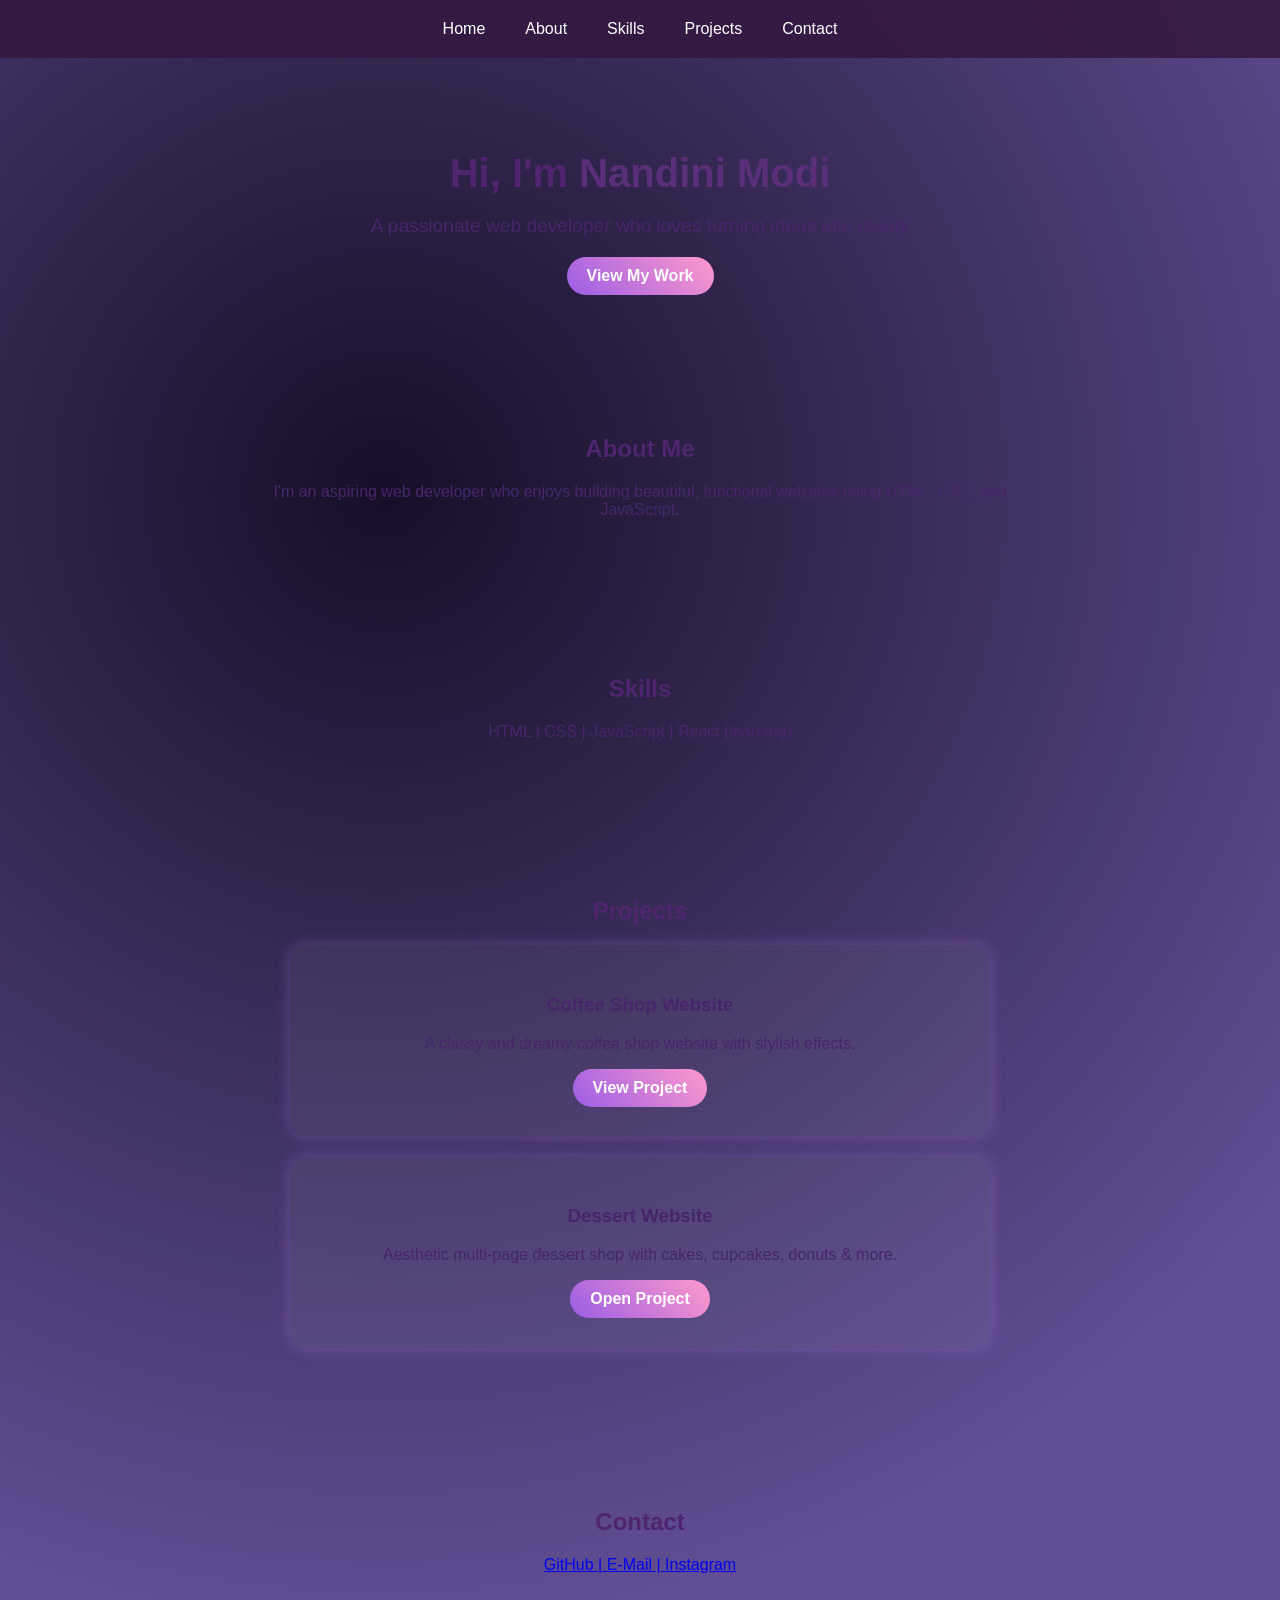
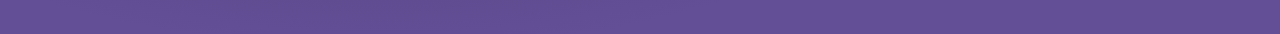
<file: Portfolio/index.html>
<!DOCTYPE html>
<html lang="en">
<head>
  <meta charset="UTF-8" />
  <meta name="viewport" content="width=device-width, initial-scale=1.0" />
  <title>Nandini Portfolio</title>
  <link rel="stylesheet" href="port.css" />
</head>
<body>

  <!-- Navigation -->
  <nav>
    <a href="#home">Home</a>
    <a href="#about">About</a>
    <a href="#skills">Skills</a>
    <a href="#projects">Projects</a>
    <a href="#contact">Contact</a>
  </nav>

  <!-- Hero Section -->
  <section id="home" class="hero">
    <div class="hero-text">
      <h2>Hi, I'm <span>Nandini Modi</span></h2>
      <p>A passionate web developer who loves turning ideas into reality</p>
      <a href="#projects" class="btn">View My Work</a>
    </div>
  </section>

  <!-- About -->
  <section id="about">
    <h2>About Me</h2>
    <p>I'm an aspiring web developer who enjoys building beautiful, functional websites using HTML, CSS, and JavaScript.</p>
  </section>

  <!-- Skills -->
  <section id="skills">
    <h2>Skills</h2>
    <p>HTML | CSS | JavaScript | React (learning)</p>
  </section>

  <!-- Projects -->
  <section id="projects">
    <h2>Projects</h2>
    <div class="project-card">
      <h3>Coffee Shop Website</h3>
      <p>A classy and dreamy coffee shop website with stylish effects.</p>
      <a href="./Coffee-Shop/coffee.html" class="project-btn">View Project</a>
    </div>

    <div class="project-card">
    <h3>Dessert Website</h3>
    <p>Aesthetic multi-page dessert shop with cakes, cupcakes, donuts & more.</p>
    <a href="Dreamy Bites/home.html" class="btn" target="_blank">Open Project</a>
    </div>

  </section>

  <!-- Contact -->
  <section id="contact">
    <h2>Contact</h2>
    <div class="contact-links">
      <a href="https://github.com/NandiniModi1701" target="_blank">
            GitHub |
        </a>
      <a href="mailto:nandinimodii17@gmail.com">
            E-Mail |
        </a>
      <a href="https://instagram.com/nandini_modi17" target="_blank">
            Instagram 
        </a>
    </div>
  </section>

  <script src="port.js"></script>
</body>
</html>
</file>
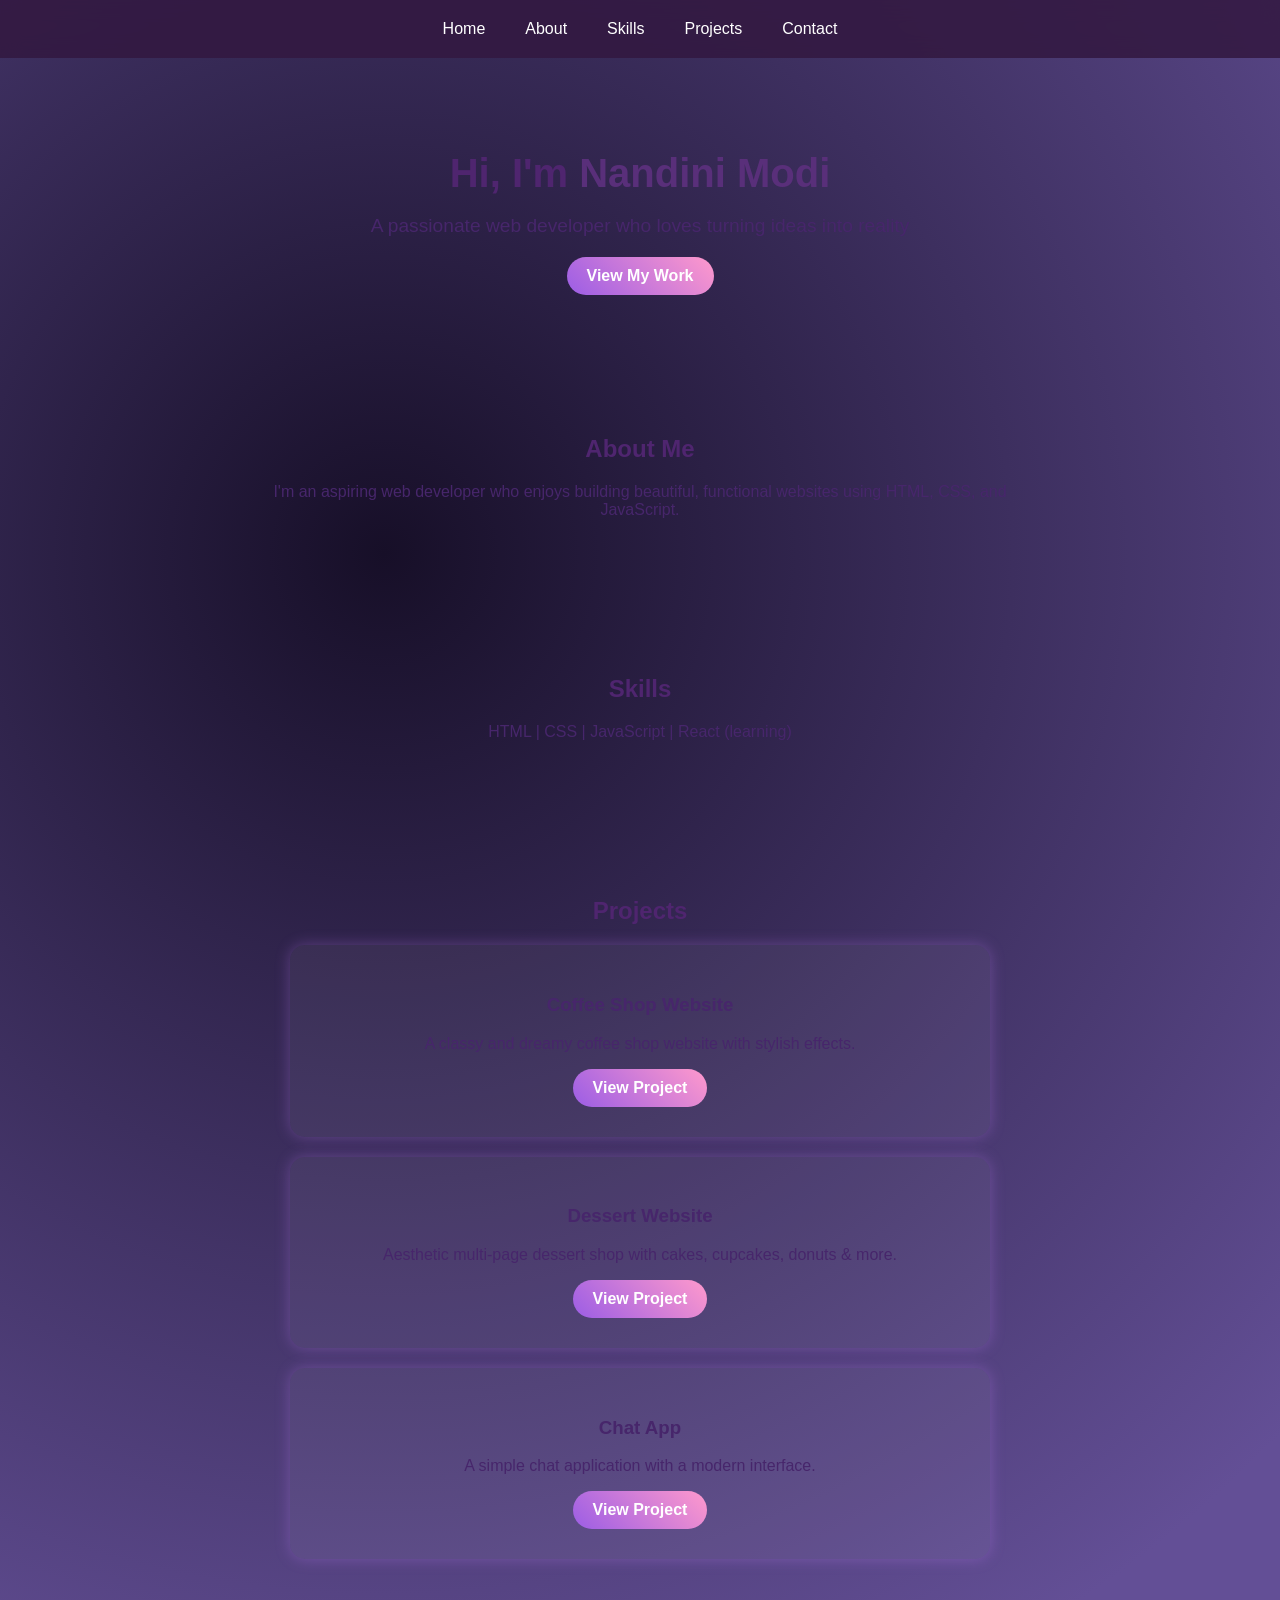
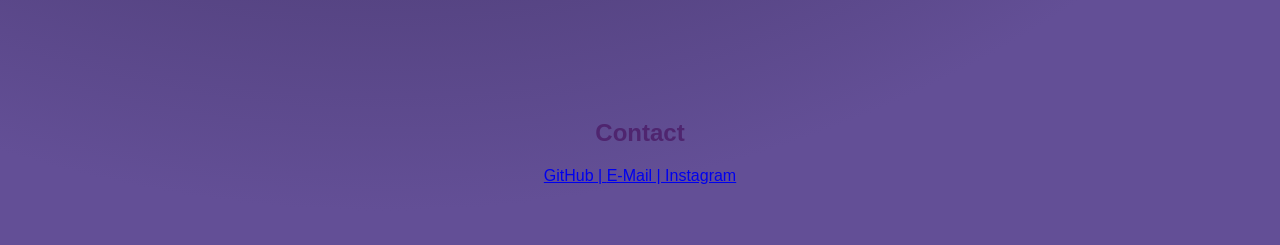
<file: Portfolio/port.html>
<!DOCTYPE html>
<html lang="en">
<head>
  <meta charset="UTF-8" />
  <meta name="viewport" content="width=device-width, initial-scale=1.0" />
  <title>Nandini Portfolio</title>
  <link rel="stylesheet" href="port.css" />
</head>
<body>

  <!-- Navigation -->
  <nav>
    <a href="#home">Home</a>
    <a href="#about">About</a>
    <a href="#skills">Skills</a>
    <a href="#projects">Projects</a>
    <a href="#contact">Contact</a>
  </nav>

  <!-- Hero Section -->
  <section id="home" class="hero">
    <div class="hero-text">
      <h2>Hi, I'm <span>Nandini Modi</span></h2>
      <p>A passionate web developer who loves turning ideas into reality</p>
      <a href="#projects" class="btn">View My Work</a>
    </div>
  </section>

  <!-- About -->
  <section id="about">
    <h2>About Me</h2>
    <p>I'm an aspiring web developer who enjoys building beautiful, functional websites using HTML, CSS, and JavaScript.</p>
  </section>

  <!-- Skills -->
  <section id="skills">
    <h2>Skills</h2>
    <p>HTML | CSS | JavaScript | React (learning)</p>
  </section>

  <!-- Projects -->
  <section id="projects">
    <h2>Projects</h2>
    <div class="project-card">
      <h3>Coffee Shop Website</h3>
      <p>A classy and dreamy coffee shop website with stylish effects.</p>
      <a href="./Coffee-Shop/coffee.html" class="project-btn">View Project</a>
    </div>

    <div class="project-card">
    <h3>Dessert Website</h3>
    <p>Aesthetic multi-page dessert shop with cakes, cupcakes, donuts & more.</p>
    <a href="Dreamy Bites/home.html" class="btn" target="_blank">View Project</a>
    </div>

    <div class="project-card">
    <h3>Chat App</h3>
    <p>A simple chat application with a modern interface.</p>
    <a href="Chat App/home.html" class="btn" target="_blank">View Project</a>
    </div>

  </section>

  <!-- Contact -->
  <section id="contact">
    <h2>Contact</h2>
    <div class="contact-links">
      <a href="https://github.com/NandiniModi1701" target="_blank">
            GitHub |
        </a>
      <a href="mailto:nandinimodii17@gmail.com">
            E-Mail |
        </a>
      <a href="https://instagram.com/nandini_modi17" target="_blank">
            Instagram 
        </a>
    </div>
  </section>

  <script src="port.js"></script>
</body>
</html>
</file>
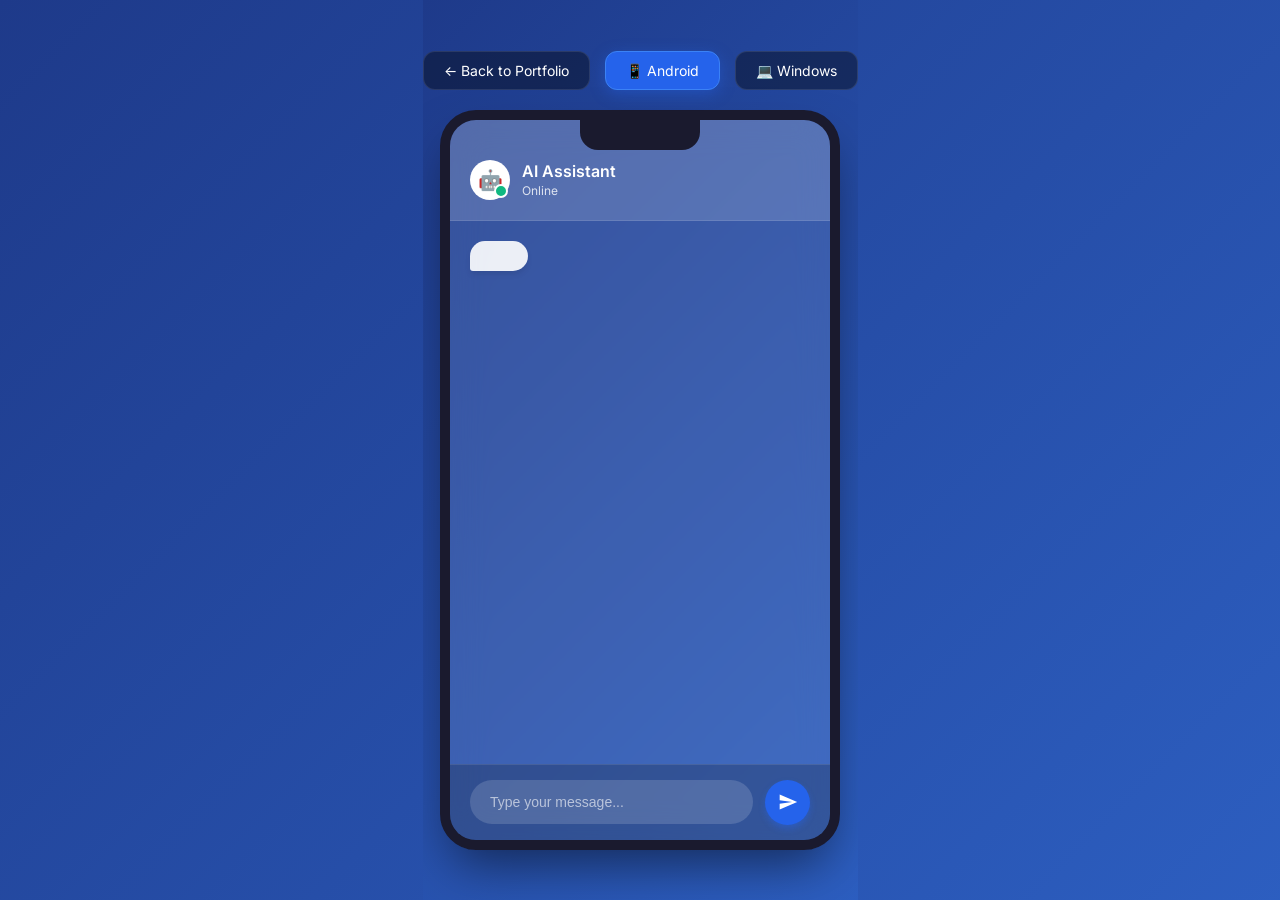
<file: Portfolio/Chat App/home.html>
<!DOCTYPE html>
<html lang="en">
<head>
<meta charset="UTF-8">
<meta name="viewport" content="width=device-width, initial-scale=1.0">
<title>Chat App</title>
<style>
@import url('https://fonts.googleapis.com/css2?family=Inter:wght@400;500;600&display=swap');

body, html {
    margin: 0;
    padding: 0;
    font-family: 'Inter', sans-serif;
    height: 100vh;
    background: linear-gradient(135deg, #1e3a8a, #3b82f6, #93c5fd);
    background-size: 400% 400%;
    animation: gradientBG 15s ease infinite;
    display: flex;
    flex-direction: column;
    justify-content: center;
    align-items: center;
    overflow: hidden;
    gap: 20px; /* Space between buttons and app */
}

@keyframes gradientBG {
    0% { background-position: 0% 50%; }
    50% { background-position: 100% 50%; }
    100% { background-position: 0% 50%; }
}

.controls {
    display: flex;
    gap: 15px;
    z-index: 50;
}

.theme-btn {
    padding: 10px 20px;
    border-radius: 12px;
    background: rgba(0,0,0,0.4);
    color: white;
    font-size: 14px;
    display: flex;
    align-items: center;
    gap: 8px;
    border: 1px solid rgba(255,255,255,0.1);
    box-shadow: none;
    cursor: pointer;
    font-family: 'Inter', sans-serif;
    transition: all 0.3s ease;
}

.theme-btn:hover {
    background: rgba(0,0,0,0.6);
}

.back-btn {
    padding: 10px 20px;
    border-radius: 12px;
    background: rgba(0,0,0,0.4);
    color: white;
    font-size: 14px;
    text-decoration: none;
    display: flex;
    align-items: center;
    border: 1px solid rgba(255,255,255,0.1);
    font-family: 'Inter', sans-serif;
    transition: all 0.3s ease;
}

.back-btn:hover {
    background: rgba(0,0,0,0.6);
}

.theme-btn.active {
    background: #2563eb;
    border-color: #3b82f6;
    box-shadow: 0 4px 15px rgba(37,99,235,0.4);
}

.app {
    width: 380px;
    height: 80vh; /* Scaled down relative to viewport height */
    max-height: 750px;
    background: rgba(255, 255, 255, 0.1);
    backdrop-filter: blur(20px);
    -webkit-backdrop-filter: blur(20px);
    border: 1px solid rgba(255, 255, 255, 0.3);
    border-radius: 24px;
    overflow: hidden;
    display: flex;
    flex-direction: column;
    box-shadow: 0 25px 50px -12px rgba(0, 0, 0, 0.5);
    color: white;
    position: relative;
    transition: all 0.5s cubic-bezier(0.25, 0.8, 0.25, 1);
}

/* Android Theme */
.app.android {
    border: 10px solid #1a1a2e;
    border-radius: 36px;
}

.app.android::before {
    content: '';
    position: absolute;
    top: 0;
    left: 50%;
    transform: translateX(-50%);
    width: 120px;
    height: 30px;
    background: #1a1a2e;
    border-bottom-left-radius: 18px;
    border-bottom-right-radius: 18px;
    z-index: 100;
}

.app.android header {
    padding-top: 40px; /* Space for the notch */
}

/* Windows Theme */
.app.windows {
    width: 85vw;
    height: 85vh;
    max-width: 1200px;
    border-radius: 8px;
    border: 1px solid rgba(255, 255, 255, 0.2);
    background: rgba(15, 23, 42, 0.6); 
}

.app.windows header {
    border-bottom: 1px solid rgba(255,255,255,0.1);
    padding: 15px 25px;
}

.app.windows .msg {
    border-radius: 8px !important;
}

header {
    background: rgba(255, 255, 255, 0.15);
    padding: 20px;
    display: flex;
    align-items: center;
    gap: 12px;
    border-bottom: 1px solid rgba(255, 255, 255, 0.1);
    transition: padding 0.5s ease;
}

.avatar {
    width: 40px;
    height: 40px;
    background: #fff;
    border-radius: 50%;
    display: flex;
    justify-content: center;
    align-items: center;
    font-size: 20px;
    position: relative;
    flex-shrink: 0;
}

.avatar::after {
    content: '';
    position: absolute;
    bottom: 2px;
    right: 2px;
    width: 10px;
    height: 10px;
    background: #10b981;
    border-radius: 50%;
    border: 2px solid #fff;
}

.header-info h1 {
    margin: 0;
    font-size: 16px;
    font-weight: 600;
}

.header-info p {
    margin: 2px 0 0;
    font-size: 12px;
    color: rgba(255, 255, 255, 0.8);
}

.chat {
    flex: 1;
    padding: 20px;
    overflow-y: auto;
    display: flex;
    flex-direction: column;
    gap: 15px;
    scrollbar-width: thin;
    scrollbar-color: rgba(255, 255, 255, 0.5) transparent;
}

.chat::-webkit-scrollbar {
    width: 6px;
}
.chat::-webkit-scrollbar-thumb {
    background-color: rgba(255, 255, 255, 0.5);
    border-radius: 10px;
}

.msg-wrapper {
    display: flex;
    flex-direction: column;
    max-width: 80%;
}

.msg-wrapper.me {
    align-self: flex-end;
    align-items: flex-end;
}

.msg-wrapper.bot {
    align-self: flex-start;
    align-items: flex-start;
}

.msg {
    padding: 12px 16px;
    border-radius: 20px;
    font-size: 14px;
    line-height: 1.4;
    word-wrap: break-word;
    animation: fadeIn 0.3s ease-out forwards;
}

@keyframes fadeIn {
    from { opacity: 0; transform: translateY(10px); }
    to { opacity: 1; transform: translateY(0); }
}

.me .msg {
    background: #2563eb;
    color: white;
    border-bottom-right-radius: 4px;
    box-shadow: 0 4px 6px -1px rgba(37, 99, 235, 0.3);
}

.bot .msg {
    background: rgba(255, 255, 255, 0.9);
    color: #1e293b;
    border-bottom-left-radius: 4px;
    box-shadow: 0 4px 6px -1px rgba(0, 0, 0, 0.1);
}

.meta {
    font-size: 10px;
    color: rgba(255, 255, 255, 0.6);
    margin-top: 4px;
    display: flex;
    align-items: center;
    gap: 4px;
}

.me .meta {
    flex-direction: row-reverse;
}

.typing-indicator {
    display: none;
    align-items: center;
    gap: 4px;
    padding: 12px 16px;
    background: rgba(255, 255, 255, 0.9);
    border-radius: 20px;
    border-bottom-left-radius: 4px;
    align-self: flex-start;
    box-shadow: 0 4px 6px -1px rgba(0, 0, 0, 0.1);
    margin-bottom: 10px;
}

.dot {
    width: 6px;
    height: 6px;
    background: #64748b;
    border-radius: 50%;
    animation: bounce 1.4s infinite ease-in-out both;
}

.dot:nth-child(1) { animation-delay: -0.32s; }
.dot:nth-child(2) { animation-delay: -0.16s; }

@keyframes bounce {
    0%, 80%, 100% { transform: scale(0); }
    40% { transform: scale(1); }
}

.input-area {
    padding: 15px 20px;
    background: rgba(0, 0, 0, 0.2);
    border-top: 1px solid rgba(255, 255, 255, 0.1);
    display: flex;
    gap: 12px;
    align-items: center;
}

input {
    flex: 1;
    padding: 14px 20px;
    border: none;
    border-radius: 24px;
    background: rgba(255, 255, 255, 0.15);
    color: white;
    font-size: 14px;
    outline: none;
    transition: background 0.3s ease;
}

input::placeholder {
    color: rgba(255, 255, 255, 0.6);
}

input:focus {
    background: rgba(255, 255, 255, 0.25);
}

.send-btn {
    width: 45px;
    height: 45px;
    border: none;
    background: #2563eb;
    color: white;
    border-radius: 50%;
    cursor: pointer;
    display: flex;
    justify-content: center;
    align-items: center;
    transition: transform 0.2s ease, background 0.3s ease;
    box-shadow: 0 4px 6px rgba(37, 99, 235, 0.4);
    flex-shrink: 0;
}

.send-btn:hover {
    background: #1d4ed8;
    transform: scale(1.05);
}

.send-btn:active {
    transform: scale(0.95);
}

svg {
    width: 20px;
    height: 20px;
    fill: currentColor;
}
</style>
</head>
<body>

<div class="controls">
    <a href="../port.html" class="back-btn">← Back to Portfolio</a>
    <button onclick="setTheme('android')" class="theme-btn active" id="btn-android">📱 Android</button>
    <button onclick="setTheme('windows')" class="theme-btn" id="btn-windows">💻 Windows</button>
</div>

<div class="app android" id="app-container">
    <header>
        <div class="avatar">🤖</div>
        <div class="header-info">
            <h1>AI Assistant</h1>
            <p>Online</p>
        </div>
    </header>
    
    <div class="chat" id="chat">
        <!-- Messages will appear here -->
        <div class="typing-indicator" id="typing">
            <div class="dot"></div>
            <div class="dot"></div>
            <div class="dot"></div>
        </div>
    </div>
    
    <div class="input-area">
        <input id="text" placeholder="Type your message..." autocomplete="off" />
        <button class="send-btn" onclick="sendMsg()">
            <svg viewBox="0 0 24 24"><path d="M2.01 21L23 12 2.01 3 2 10l15 2-15 2z"></path></svg>
        </button>
    </div>
</div>

<script>
const chat = document.getElementById('chat');
const text = document.getElementById('text');
const typing = document.getElementById('typing');
const appContainer = document.getElementById('app-container');
const btnAndroid = document.getElementById('btn-android');
const btnWindows = document.getElementById('btn-windows');

let messageData = [];

function setTheme(theme) {
    if (theme === 'android') {
        appContainer.className = 'app android';
        btnAndroid.classList.add('active');
        btnWindows.classList.remove('active');
    } else {
        appContainer.className = 'app windows';
        btnWindows.classList.add('active');
        btnAndroid.classList.remove('active');
    }
}

function now() {
    return new Date().toLocaleTimeString([], {hour: '2-digit', minute: '2-digit'});
}

function scrollToBottom() {
    chat.scrollTop = chat.scrollHeight;
}

function addMsg(msg, sender) {
    const wrapper = document.createElement('div');
    wrapper.className = 'msg-wrapper ' + sender;
    
    const msgDiv = document.createElement('div');
    msgDiv.className = 'msg';
    msgDiv.textContent = msg;
    
    const metaDiv = document.createElement('div');
    metaDiv.className = 'meta';
    
    const checks = sender === 'me' ? `<span style="color:#60a5fa">✓✓</span>` : '';
    metaDiv.innerHTML = `${now()} ${checks}`;
    
    wrapper.appendChild(msgDiv);
    wrapper.appendChild(metaDiv);
    
    chat.insertBefore(wrapper, typing);
    scrollToBottom();
    
    messageData.push({ text: msg, sender: sender, time: now() });
}

function getBotReply(userMsg) {
    const lowerMsg = userMsg.toLowerCase();
    
    if (lowerMsg.includes('hello') || lowerMsg.includes('hi')) {
        return "Hello there! How can I help you today? ✨";
    } else if (lowerMsg.includes('how are you')) {
        return "I'm just a computer program, but I'm doing fantastic! Thanks for asking. 😊";
    } else if (lowerMsg.includes('bye')) {
        return "Goodbye! Have a great day ahead! 👋";
    } else if (lowerMsg.includes('thank')) {
        return "You're very welcome! Let me know if you need anything else.";
    } else if (lowerMsg.includes('help')) {
        return "I can try to answer your questions or just chat with you. What's on your mind?";
    } else if (lowerMsg.includes('weather')) {
        return "I don't have access to the internet, but it's always sunny in my circuits! ☀️";
    } else if (lowerMsg.includes('name')) {
        return "I'm your friendly AI Assistant!";
    } else if (userMsg.trim().endsWith('?')) {
        const answers = ["That's a great question!", "I'm not entirely sure, but I can look into it.", "Interesting thought. Tell me more.", "Yes, absolutely!"];
        return answers[Math.floor(Math.random() * answers.length)];
    }
    
    const generalReplies = [
        "That's interesting! Tell me more.",
        "I see.",
        "Got it!",
        "Makes sense.",
        "Can you elaborate on that?"
    ];
    return generalReplies[Math.floor(Math.random() * generalReplies.length)];
}

function sendMsg() {
    const msg = text.value.trim();
    if (!msg) return;
    
    addMsg(msg, 'me');
    text.value = '';
    
    typing.style.display = 'flex';
    scrollToBottom();
    
    setTimeout(() => {
        typing.style.display = 'none';
        const reply = getBotReply(msg);
        addMsg(reply, 'bot');
    }, 1000 + Math.random() * 1000);
}

text.addEventListener('keypress', e => {
    if (e.key === 'Enter') sendMsg();
});

window.onload = () => {
    sessionStorage.clear();
    localStorage.clear();
    
    setTimeout(() => {
        typing.style.display = 'flex';
        scrollToBottom();
        
        setTimeout(() => {
            typing.style.display = 'none';
            addMsg("Hi! I'm your AI Assistant. How can I help you today?", 'bot');
        }, 1200);
    }, 500);
};
</script>
</body>
</html>
</file>
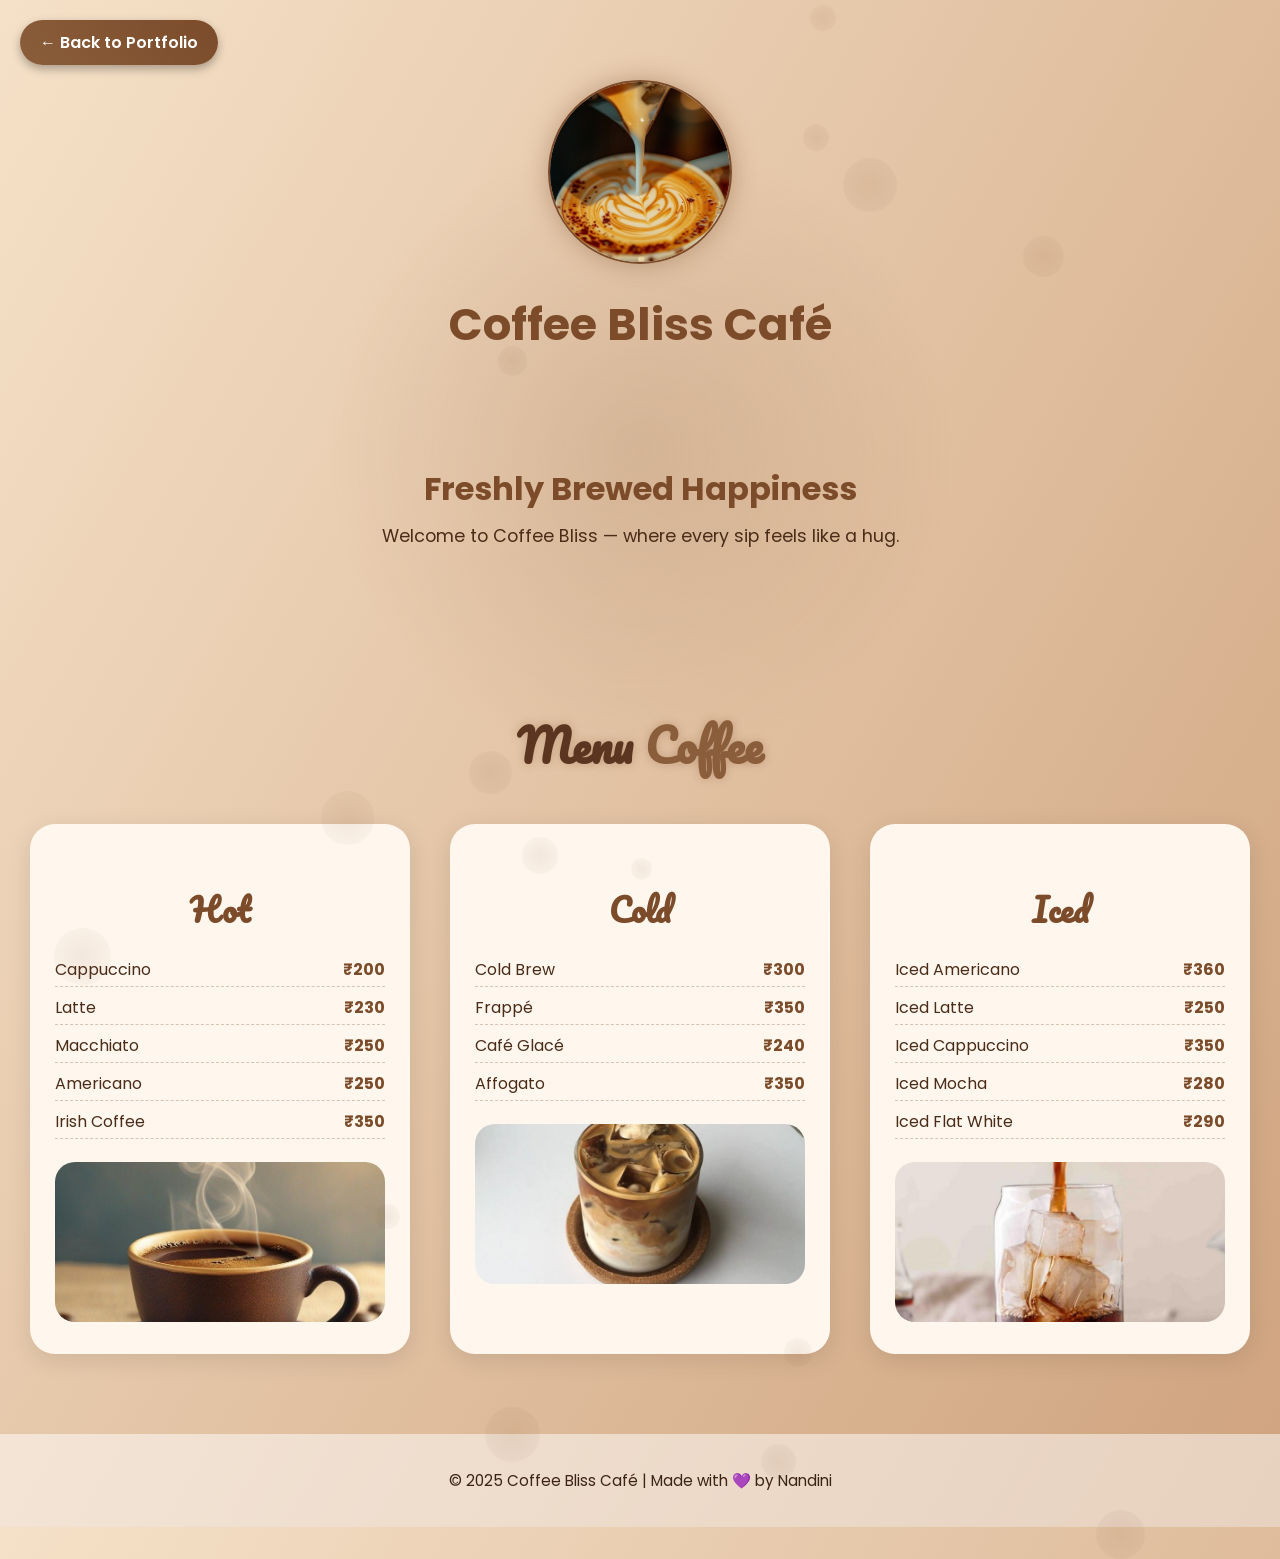
<file: Portfolio/Coffee-Shop/coffee.html>
<!DOCTYPE html>
<html lang="en">
<head>
  <meta charset="UTF-8" />
  <meta name="viewport" content="width=device-width, initial-scale=1.0" />
  <title>☕ Coffee Bliss Café</title>
  <link rel="stylesheet" href="coffee.css" />
</head>
<body>

  <!-- Back to Portfolio -->
  <a href="../port.html" class="back-btn">← Back to Portfolio</a>

  <!-- Header -->
  <header class="header">
    <img src="images/coffee logo.jpeg" alt="Latte Art" class="logo" />
    <h1>Coffee Bliss Café</h1>
  </header>

  <!-- Hero -->
  <section class="hero">
    <h2>Freshly Brewed Happiness</h2>
    <p>Welcome to Coffee Bliss — where every sip feels like a hug.</p>
  </section>

  <!-- Menu -->
  <section class="menu">
    <h2>Menu <span>Coffee</span></h2>

    <div class="menu-layout">

      <!-- HOT -->
      <div class="menu-box">
        <h3>Hot</h3>
        <div class="menu-list">
          <p>Cappuccino <span>₹200</span></p>
          <p>Latte <span>₹230</span></p>
          <p>Macchiato <span>₹250</span></p>
          <p>Americano <span>₹250</span></p>
          <p>Irish Coffee <span>₹350</span></p>
        </div>
        <img src="images/hot.jpeg" alt="Hot Coffee">
      </div>

      <!-- COLD -->
      <div class="menu-box">
        <h3>Cold</h3>
        <div class="menu-list">
          <p>Cold Brew <span>₹300</span></p>
          <p>Frappé <span>₹350</span></p>
          <p>Café Glacé <span>₹240</span></p>
          <p>Affogato <span>₹350</span></p>
        </div>
        <img src="images/cold.jpeg" alt="Cold Coffee">
      </div>

      <!-- ICED -->
      <div class="menu-box">
        <h3>Iced</h3>
        <div class="menu-list">
          <p>Iced Americano <span>₹360</span></p>
          <p>Iced Latte <span>₹250</span></p>
          <p>Iced Cappuccino <span>₹350</span></p>
          <p>Iced Mocha <span>₹280</span></p>
          <p>Iced Flat White <span>₹290</span></p>
        </div>
        <img src="images/iced.jpeg" alt="Iced Coffee">
      </div>

    </div>
  </section>

  <!-- Footer -->
  <footer>
    <p>© 2025 Coffee Bliss Café | Made with 💜 by Nandini</p>
  </footer>

  <!-- JavaScript -->
  <script>
    // 🎨 moving gradient follows cursor
    document.addEventListener('mousemove', e => {
      const x = (e.clientX / window.innerWidth) * 100;
      const y = (e.clientY / window.innerHeight) * 100;
      document.body.style.background =
        `linear-gradient(120deg, rgba(245,225,200,1) ${x}%, rgba(207,163,126,1) ${y}%)`;
    });

    // 🌿 floating coffee bean bubbles
    const body = document.body;
    for (let i = 0; i < 15; i++) {
      const bean = document.createElement('div');
      bean.classList.add('floating');
      bean.style.width = `${20 + Math.random() * 40}px`;
      bean.style.height = bean.style.width;
      bean.style.left = `${Math.random() * 100}%`;
      bean.style.top = `${Math.random() * 100}%`;
      bean.style.animationDuration = `${8 + Math.random() * 6}s`;
      body.appendChild(bean);
    }

    // ☕ reveal menu boxes on scroll
    const boxes = document.querySelectorAll('.menu-box');
    const showBoxes = () => {
      const trigger = window.innerHeight * 0.85;
      boxes.forEach(box => {
        const top = box.getBoundingClientRect().top;
        if (top < trigger) box.classList.add('visible');
      });
    };
    window.addEventListener('scroll', showBoxes);
    showBoxes(); // show immediately on load (important for short pages)
  </script>

</body>
</html>
</file>
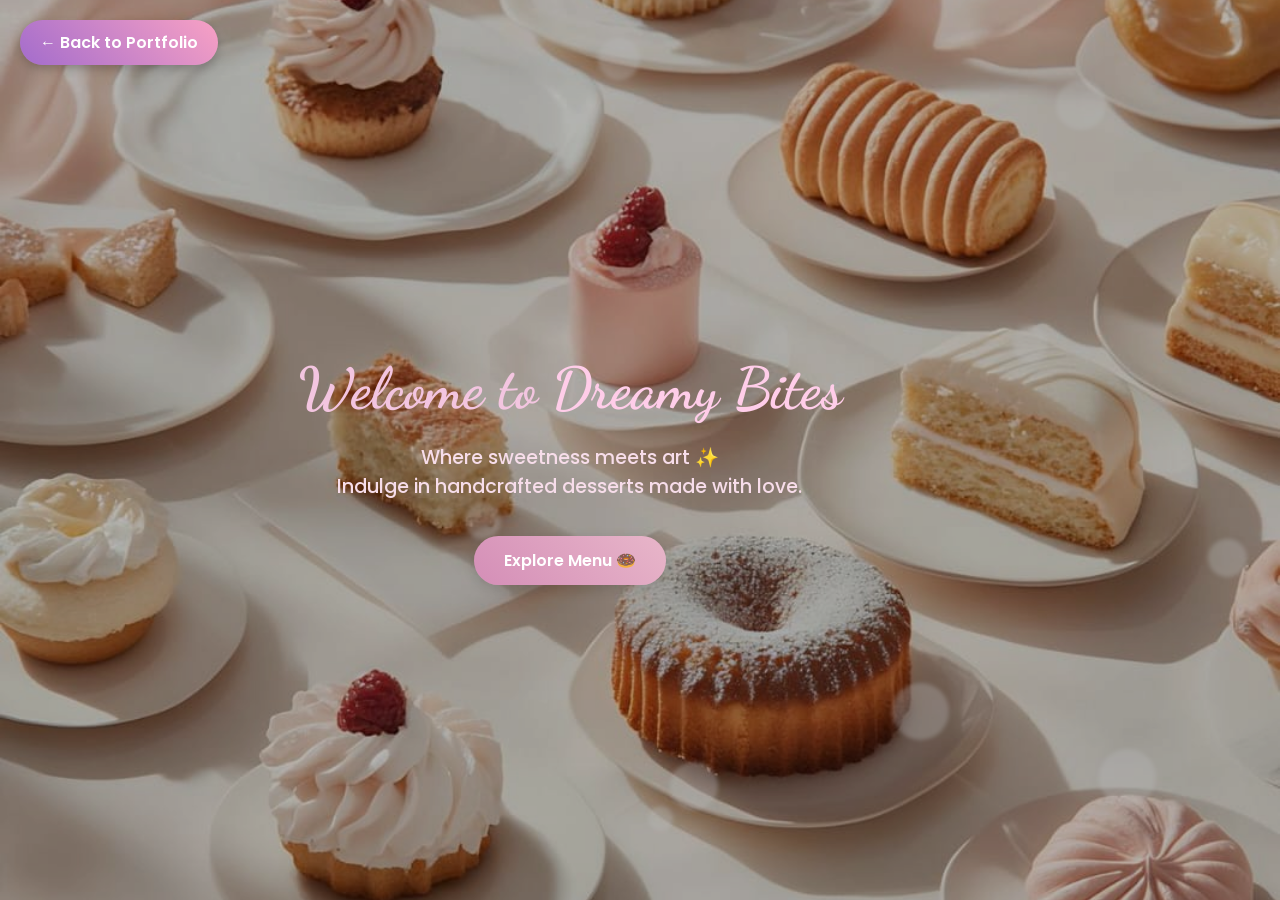
<file: Portfolio/Dreamy Bites/home.html>
<!DOCTYPE html>
<html lang="en">
<head>
  <meta charset="UTF-8" />
  <meta name="viewport" content="width=device-width, initial-scale=1.0" />
  <title>🍰 Dreamy Bites</title>
  <link rel="stylesheet" href="home.css" />
</head>

<body class="home-page">

  <!-- BACK TO PORTFOLIO -->
  <a href="../port.html" class="back-btn">← Back to Portfolio</a>

  <!-- HERO SECTION -->
  <header class="hero">
    <div class="hero-text">
      <h1>Welcome to <span>Dreamy Bites</span></h1>
      <p>
        Where sweetness meets art ✨ <br>
        Indulge in handcrafted desserts made with love.
      </p>

      <!-- BUTTON TO MENU PAGE -->
      <a href="menu.html" class="btn">Explore Menu 🍩</a>
    </div>
  </header>

  <!-- OPTIONAL SPARKLES EFFECT -->
  <script>
    for(let i=0;i<12;i++){
      const s=document.createElement('div');
      s.classList.add('sparkle');
      s.style.width=`${8+Math.random()*10}px`;
      s.style.height=s.style.width;
      s.style.left=`${Math.random()*100}%`;
      s.style.top=`${Math.random()*100}%`;
      s.style.animationDuration=`${8+Math.random()*5}s`;
      document.body.appendChild(s);
    }
  </script>

  <script src="home.js"></script>

</body>
</html>
</file>
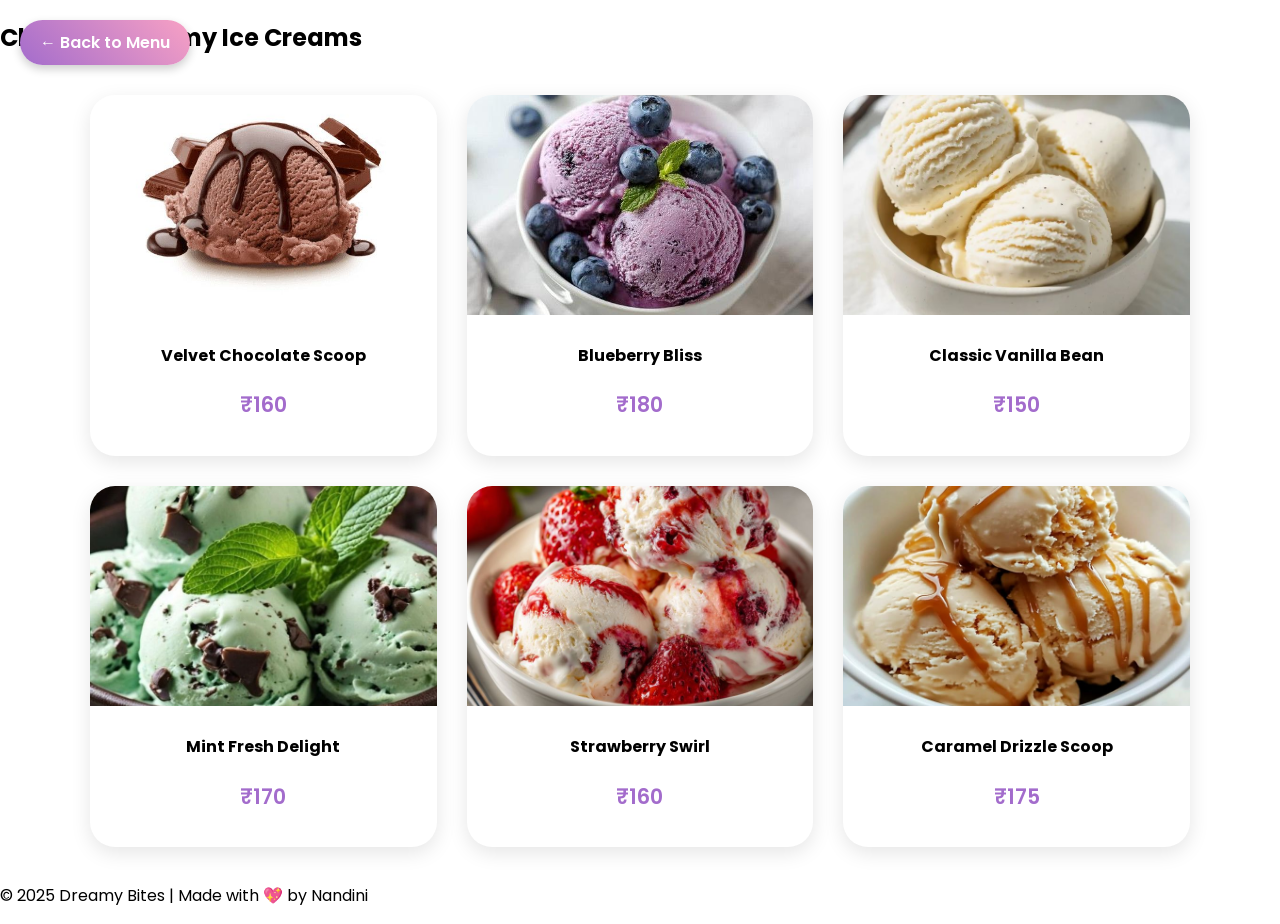
<file: Portfolio/Dreamy Bites/ice.html>
<!DOCTYPE html>
<html lang="en">
<head>
  <meta charset="UTF-8">
  <meta name="viewport" content="width=device-width, initial-scale=1.0">
  <title>Dreamy Bites – Ice Creams</title>
  <link rel="stylesheet" href="cake.css">
</head>

<!-- Blue pastel background for Ice Creams -->
<body class="icecreams-page">

  <!-- Back to Menu -->
  <a href="menu.html" class="back-btn">← Back to Menu</a>

  <section class="menu-section">
    <h2>Chilled & Creamy Ice Creams</h2>

    <div class="menu-grid">

      <div class="dessert-card">
        <img src="images/choco.jpeg" alt="Velvet Chocolate Scoop">
        <h4>Velvet Chocolate Scoop</h4>
        <p>₹160</p>
      </div>

      <div class="dessert-card">
        <img src="images/blue.jpeg" alt="Blueberry Bliss Ice Cream">
        <h4>Blueberry Bliss</h4>
        <p>₹180</p>
      </div>

      <div class="dessert-card">
        <img src="images/vanilla.jpeg" alt="Classic Vanilla Bean">
        <h4>Classic Vanilla Bean</h4>
        <p>₹150</p>
      </div>

      <div class="dessert-card">
        <img src="images/mint.jpeg" alt="Mint Fresh Ice Cream">
        <h4>Mint Fresh Delight</h4>
        <p>₹170</p>
      </div>

      <div class="dessert-card">
        <img src="images/berry.jpeg" alt="Strawberry Swirl Ice Cream">
        <h4>Strawberry Swirl</h4>
        <p>₹160</p>
      </div>

      <div class="dessert-card">
        <img src="images/caramel.jpeg" alt="Caramel Ice Cream">
        <h4>Caramel Drizzle Scoop</h4>
        <p>₹175</p>
      </div>

    </div>
  </section>

  <footer>
    <p>© 2025 Dreamy Bites | Made with 💖 by Nandini</p>
  </footer>

  <script src="home.js"></script>

</body>
</html>
</file>
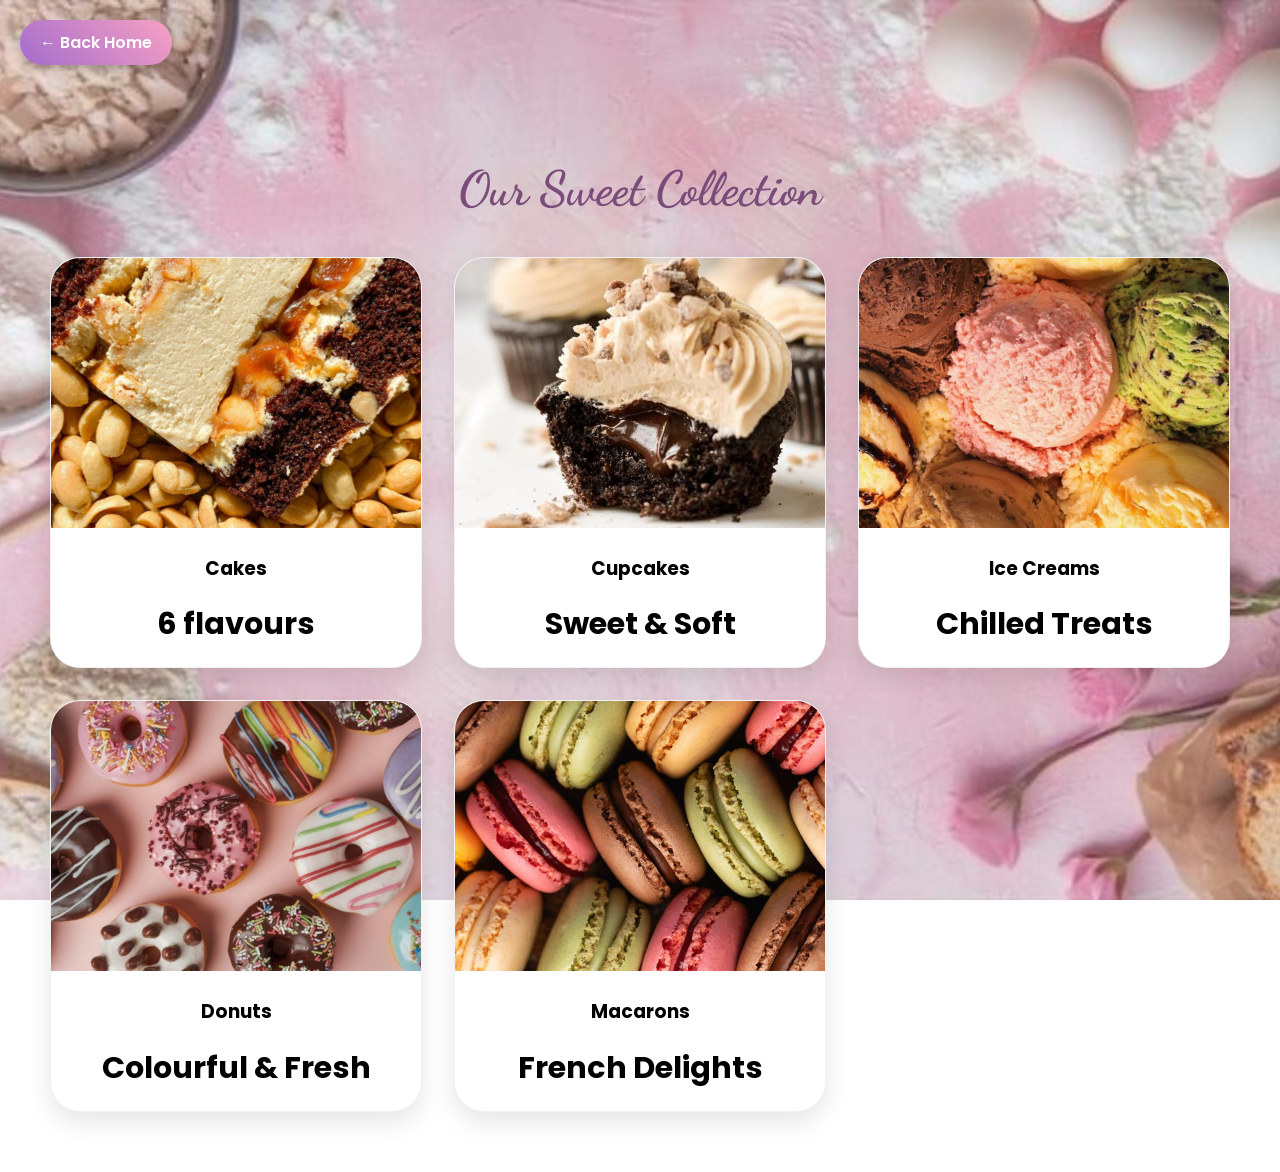
<file: Portfolio/Dreamy Bites/menu.html>
<!DOCTYPE html>
<html lang="en">
<head>
    <meta charset="UTF-8">
    <title>Dreamy Bites – Menu</title>
    <link rel="stylesheet" href="menu.css">
</head>

<body class="menu-page">

    <!-- Back Button -->
    <a href="home.html" class="back-btn">← Back Home</a>

    <!-- Menu Section -->
    <section class="menu-section">
        <h2>Our Sweet Collection</h2>

        <div class="menu-grid">

            <!-- Cakes -->
            <a href="cake.html" class="dessert-card">
                <img src="images/cake.jpg" alt="Cakes">
                <h3>Cakes</h3>
                <p>6 flavours</p>
            </a>

            <!-- Cupcakes -->
            <a href="cupcakes.html" class="dessert-card">
                <img src="images/cup.jpg" alt="Cupcakes">
                <h3>Cupcakes</h3>
                <p>Sweet & Soft</p>
            </a>

            <!-- Ice Cream -->
            <a href="ice.html" class="dessert-card">
                <img src="images/ice.jpg" alt="Ice Cream">
                <h3>Ice Creams</h3>
                <p>Chilled Treats</p>
            </a>

            <!-- Donuts -->
            <a href="donut.html" class="dessert-card">
                <img src="images/donut.jpg" alt="Donuts">
                <h3>Donuts</h3>
                <p>Colourful & Fresh</p>
            </a>

            <!-- Macarons -->
            <a href="mac.html" class="dessert-card">
                <img src="images/mac.jpg" alt="Macarons">
                <h3>Macarons</h3>
                <p>French Delights</p>
            </a>

        </div>
    </section>

</body>
</html>
</file>
<file: Portfolio/port.css>
/* ===== Portfolio Website Styling ===== */
body {
  margin: 0;
  font-family: 'Poppins', sans-serif;
  color: rgb(71, 38, 107);
  background: radial-gradient(circle at 30% 30%, #170f28, #634f96 80%);
  overflow-x: hidden;
}

/* Navigation */
nav {
  display: flex;
  justify-content: center;
  gap: 40px;
  background: rgba(51, 25, 65, 0.87);
  padding: 20px;
  position: sticky;
  top: 0;
  backdrop-filter: blur(10px);
  z-index: 1000;
}
nav a {
  color: #ffffff;
  text-decoration: none;
  font-weight: 500;
  transition: 0.3s;
}
nav a:hover {
  color: #6f4093;
}

/* Hero Section */
.hero {
  display: flex;
  flex-direction: column;
  align-items: center;
  justify-content: center;
  height: auto;
  text-align: center;
  padding: 60px 20px;
}
.hero-text h2 {
  font-size: 2.5em;
  margin-bottom: 10px;
}
.hero-text span {
  color: #592f7a;
}
.hero-text p {
  font-size: 1.2em;
  margin-bottom: 20px;
}
.hero-video {
  display: none !important;
}

/* Section styling */
section {
  text-align: center;
  padding: 60px 20px;
  max-width: 800px;
  margin: auto;
}
section h2 {
  color: #4f256f;
  margin-bottom: 20px;
}

/* Buttons */
.btn, .project-btn {
  display: inline-block;
  background: linear-gradient(45deg, #9b5de5, #ff99cc);
  color: white;
  padding: 10px 20px;
  border-radius: 30px;
  text-decoration: none;
  font-weight: 600;
  transition: 0.3s;
}
.btn:hover, .project-btn:hover {
  transform: scale(1.05);
  box-shadow: 0 0 15px rgba(255, 153, 204, 0.6);
}

/* Projects */
.project-card {
  background: rgba(255, 255, 255, 0.05);
  border-radius: 15px;
  padding: 30px;
  margin: 20px auto;
  width: 80%;
  box-shadow: 0 0 15px rgba(199, 125, 255, 0.3);
  transition: 0.4s;
}
.project-card:hover {
  transform: scale(1.03);
  box-shadow: 0 0 25px rgba(199, 125, 255, 0.5);
}
</file>
<file: Portfolio/Coffee-Shop/coffee.css>
@import url('https://fonts.googleapis.com/css2?family=Poppins:wght@400;600;700&family=Pacifico&display=swap');

:root {
  --c1: #f5e1c8; /* beige */
  --c2: #cfa37e; /* caramel */
  --c3: #7b4b2a; /* espresso */
  --text: #2c1b0f;
}

body {
  margin: 0;
  font-family: 'Poppins', sans-serif;
  color: var(--text);
  background: linear-gradient(120deg, var(--c1), var(--c2));
  transition: background 0.3s ease;
  overflow-x: hidden;
  min-height: 100vh;
  position: relative;
}

/* Floating background objects */
.floating {
  position: absolute;
  border-radius: 50%;
  opacity: 0.15;
  animation: float 10s infinite ease-in-out;
  pointer-events: none;
  background: radial-gradient(circle, rgba(123,75,42,0.6), rgba(0,0,0,0.1));
}
@keyframes float {
  0%, 100% { transform: translateY(0) translateX(0) scale(1); }
  50% { transform: translateY(-40px) translateX(20px) scale(1.1); }
}

/* Back Button */
.back-btn {
  position: fixed;
  top: 20px;
  left: 20px;
  background: linear-gradient(45deg, #8b5e3b, #7b4b2a);
  color: white;
  padding: 10px 20px;
  border-radius: 50px;
  text-decoration: none;
  font-weight: 600;
  z-index: 100;
  box-shadow: 0 4px 10px rgba(0,0,0,0.3);
  transition: all 0.3s ease;
}
.back-btn:hover {
  transform: scale(1.05);
  background: linear-gradient(45deg, #a8734d, #5c3520);
}

/* Header */
.header {
  text-align: center;
  padding-top: 80px;
}
.logo {
  width: 180px;
  height: 180px;
  border-radius: 50%;
  object-fit: cover;
  border: 2px solid var(--c3);
  box-shadow: 0 0 25px rgba(123, 75, 42, 0.4);
}
h1 {
  margin: 20px 0;
  font-size: 2.8rem;
  font-weight: 700;
  color: var(--c3);
}

/* Hero */
.hero {
  text-align: center;
  padding: 60px 20px 40px;
}
.hero h2 {
  font-size: 2em;
  color: var(--c3);
  margin-bottom: 10px;
}
.hero p {
  color: #4a2c18;
  font-size: 1.1em;
  max-width: 600px;
  margin: 0 auto;
}

/* Menu Section */
.menu {
  text-align: center;
  padding: 80px 20px;
}
.menu h2 {
  font-size: 2.8em;
  color: #5c3520;
  font-family: 'Pacifico', cursive;
  margin-bottom: 30px;
  text-shadow: 0 0 10px rgba(123,75,42,0.3);
}
.menu h2 span {
  color: #8b5e3b;
}

.menu-layout {
  display: flex;
  flex-wrap: wrap;
  justify-content: center;
  gap: 40px;
  margin-top: 40px;
}

/* Menu Boxes */
.menu-box {
  background: #fff7ee;
  border-radius: 25px;
  width: 330px;
  padding: 25px;
  box-shadow: 0 6px 25px rgba(0, 0, 0, 0.1);
  transition: transform 0.4s ease, box-shadow 0.4s ease;
  opacity: 1; /* visible by default */
  transform: translateY(0);
}
.menu-box:hover {
  transform: translateY(-10px);
  box-shadow: 0 10px 30px rgba(0, 0, 0, 0.25);
}
.menu-box img {
  width: 100%;
  height: 160px;
  border-radius: 20px;
  object-fit: cover;
  margin-top: 15px;
}

/* Menu List */
.menu-box h3 {
  font-family: 'Dancing Script', cursive;
  font-size: 2em;
  color: var(--c3);
  margin-bottom: 20px;
}

.menu-box h3 {
  font-family: 'Pacifico', cursive;
  font-size: 2em;
  color: var(--c3);
}


.menu-list p {
  display: flex;
  justify-content: space-between;
  color: #4a2c18;
  margin: 8px 0;
  border-bottom: 1px dashed rgba(123, 75, 42, 0.3);
  padding-bottom: 4px;
  transition: color 0.3s ease, transform 0.3s ease;
}
.menu-list p:hover {
  color: #a8734d;
  transform: scale(1.02);
}
.menu-list span {
  color: var(--c3);
  font-weight: 700;
}

/* Footer */
footer {
  text-align: center;
  background: rgba(255, 255, 255, 0.5);
  padding: 20px;
  font-size: 0.95em;
  color: #3c2415;
}

/* Gradient Overlay follows cursor */
body::before {
  content: "";
  position: fixed;
  top: 0;
  left: 0;
  width: 100%;
  height: 100%;
  background: radial-gradient(circle at 50% 50%, rgba(123, 75, 42, 0.15), transparent 40%);
  z-index: -1;
  transition: background-position 0.2s ease;
}

/* Responsive */
@media (max-width: 768px) {
  .menu-layout {
    flex-direction: column;
    align-items: center;
  }
  .menu-box {
    width: 85%;
  }
  h1 {
    font-size: 2rem;
  }
  .hero h2 {
    font-size: 1.6rem;
  }
}
</file>
<file: Portfolio/Dreamy Bites/home.css>
/* Google Fonts */
@import url('https://fonts.googleapis.com/css2?family=Poppins:wght@400;600&family=Dancing+Script:wght@600&family=Pacifico&display=swap');

/* ------------------------------------------------------------- */
/*                         RESET                                 */
/* ------------------------------------------------------------- */

body {
  margin: 0;
  font-family: 'Poppins', sans-serif;
  overflow-x: hidden;
}

/* ------------------------------------------------------------- */
/*                        HOME PAGE STYLE                        */
/* ------------------------------------------------------------- */

.home-page {
  min-height: 100vh;
  display: flex;
  justify-content: center;
  align-items: center;
  text-align: center;

  /* home background image */
  background: url("images/homeBG.jpg") center/cover fixed no-repeat;

  position: relative;
}

/* dark overlay for readability */
.home-page::before {
  content: "";
  position: absolute;
  inset: 0;
  background: rgba(0, 0, 0, 0.28);
  z-index: 1;
}

/* bring content above overlay */
.hero {
  position: relative;
  z-index: 2;
}

/* ------------------------------------------------------------- */
/*                         HERO TEXT                             */
/* ------------------------------------------------------------- */

.hero-text h1 {
  font-family: 'Dancing Script', cursive;
  font-size: 3.6rem;
  color: #f3c5e0;
  margin-bottom: 10px;
}

.hero-text span {
  color: #ffcde9;
}

.hero-text p {
  font-size: 1.2rem;
  color: #f7ddea;
  max-width: 500px;
  margin: 20px auto;
  font-weight: 500;
}

/* ------------------------------------------------------------- */
/*                         BUTTONS                               */
/* ------------------------------------------------------------- */

.btn {
  display: inline-block;
  margin-top: 15px;
  background: linear-gradient(45deg, #d48eb7, #e8b6c9);
  color: #fff;
  padding: 12px 30px;
  border-radius: 30px;
  text-decoration: none;
  transition: 0.3s ease;
  box-shadow: 0 4px 15px rgba(0,0,0,0.15);
  font-weight: 600;
}

.btn:hover {
  transform: scale(1.05);
  box-shadow: 0 6px 20px rgba(0,0,0,0.25);
}

/* ------------------------------------------------------------- */
/*                    BACK BUTTON (FIXED)                        */
/* ------------------------------------------------------------- */

.back-btn {
  position: fixed;
  top: 20px;
  left: 20px;

  background: linear-gradient(45deg, #a36ccc, #f8a1c4);
  color: #fff;
  padding: 10px 20px;
  border-radius: 30px;
  text-decoration: none;
  font-weight: 600;

  box-shadow: 0 4px 10px rgba(0,0,0,0.2);

  z-index: 9999; /* IMPORTANT: keeps button clickable */
}

/* ------------------------------------------------------------- */
/*                    OPTIONAL FOOTER                            */
/* ------------------------------------------------------------- */

footer {
  text-align: center;
  padding: 15px;
  font-size: 0.9rem;
  color: #f7ddea;
  position: relative;
  z-index: 2;
}
</file>
<file: Portfolio/Dreamy Bites/cake.css>
@import url('https://fonts.googleapis.com/css2?family=Poppins:wght@400;600&family=Dancing+Script:wght@600&display=swap');

body {
  margin: 0;
  font-family: 'Poppins', sans-serif;
  overflow-x: hidden;
}

/* ================= CATEGORY PAGE ================= */

.cakes-page,
.cupcakes-page,
.donuts-page,
.ice-page,
.macarons-page {
  min-height: 100vh;
  background: url("images/cakeBG.jpg") center/cover fixed no-repeat;
  position: relative;
}

/* overlay */
.cakes-page::before,
.cupcakes-page::before,
.donuts-page::before,
.ice-page::before,
.macarons-page::before {
  content: "";
  position: absolute;
  inset: 0;
  background: rgba(255, 255, 255, 0.25);
  z-index: 1;
}

/* content above overlay */
.category-section,
.menu-grid {
  position: relative;
  z-index: 2;
}

/* BACK BUTTON FIX */
.back-btn {
  position: fixed;
  top: 20px;
  left: 20px;
  background: linear-gradient(45deg, #a36ccc, #f8a1c4);
  color: #fff;
  padding: 10px 20px;
  border-radius: 30px;
  text-decoration: none;
  font-weight: 600;
  box-shadow: 0 4px 10px rgba(0,0,0,0.2);
  z-index: 9999;
}

/* HEADER */
.category-section {
  text-align: center;
  padding: 120px 20px 40px;
}

.category-section h2 {
  font-family: 'Dancing Script', cursive;
  font-size: 3rem;
  color: #7b4b7a;
}

.subtitle {
  font-size: 1.3rem;
  color: #6a3f5e;
  margin-top: 10px;
}

/* GRID */
.menu-grid {
  display: grid;
  grid-template-columns: repeat(auto-fit, minmax(260px, 1fr));
  gap: 30px;
  max-width: 1100px;
  margin: 0 auto;
  padding: 20px;
}

/* CARDS */
.dessert-card {
  background: #fff;
  border-radius: 25px;
  text-align: center;
  padding-bottom: 15px;
  box-shadow: 0 6px 20px rgba(0,0,0,0.1);
  transition: 0.3s ease;
}

.dessert-card:hover {
  transform: translateY(-10px);
  box-shadow: 0 8px 30px rgba(0,0,0,0.15);
}

.dessert-card img {
  width: 100%;
  height: 220px;
  object-fit: cover;
  border-radius: 25px 25px 0 0;
}

.dessert-card h3 {
  font-family: 'Dancing Script', cursive;
  font-size: 2.3rem;
  color: #7b4b7a;
  margin-top: 12px;
}

.dessert-card p {
  font-size: 1.3rem;
  color: #a36ccc;
  font-weight: 600;
}
</file>
<file: Portfolio/Dreamy Bites/menu.css>
@import url('https://fonts.googleapis.com/css2?family=Poppins:wght@400;600&family=Dancing+Script:wght@600&display=swap');

body {
  margin: 0;
  font-family: 'Poppins', sans-serif;
  overflow-x: hidden;
}

/* ================= MENU PAGE ================= */

.menu-page {
  min-height: 100vh;
  background: url("images/menuBG.jpg") center/cover fixed no-repeat;
  position: relative;
}

/* overlay */
.menu-page::before {
  content: "";
  position: absolute;
  inset: 0;
  background: rgba(255, 255, 255, 0.18);
  z-index: 1;
}

/* content above overlay */
.menu-section,
.menu-grid {
  position: relative;
  z-index: 2;
}

/* BACK BUTTON FIX */
.back-btn {
  position: fixed;
  top: 20px;
  left: 20px;
  background: linear-gradient(45deg, #a36ccc, #f8a1c4);
  color: #fff;
  padding: 10px 20px;
  border-radius: 30px;
  text-decoration: none;
  font-weight: 600;
  box-shadow: 0 4px 10px rgba(0,0,0,0.2);
  z-index: 9999;
}

/* MENU CONTENT */
.menu-section {
  text-align: center;
  padding: 120px 20px 60px;
}

.menu-section h2 {
  font-family: 'Dancing Script', cursive;
  font-size: 3rem;
  color: #7b4b7a;
  margin-bottom: 40px;
}

/* GRID */
.menu-grid {
  display: grid;
  grid-template-columns: repeat(auto-fit, minmax(280px, 1fr));
  gap: 32px;
  max-width: 1180px;
  margin: 0 auto;
}

/* CARDS */
.dessert-card {
  background: #fff;
  border-radius: 30px;
  text-decoration: none;
  color: #000;
  box-shadow: 0 10px 25px rgba(0,0,0,0.1);
  transition: 0.3s ease, transform 0.3s ease;
  overflow: hidden;
  text-align: center;
  border: 1px solid rgba(0,0,0,0.05);
}

.dessert-card:hover {
  transform: translateY(-8px);
  box-shadow: 0 12px 30px rgba(0,0,0,0.2);
}

.dessert-card img {
  width: 100%;
  height: 270px;
  object-fit: cover;
}

.dessert-card h4 {
  font-family: 'Pacifico', cursive;
  font-size: 2rem;
  font-weight: 700;
  margin: 20px 15px 8px;
  color: #1a1a1a;
}

.dessert-card p {
  font-family: 'Poppins', sans-serif;
  font-size: 1.9rem;
  font-weight: 700;
  margin: 0 0 20px;
  color: #000;
}

.dessert-card span {
  display: block;
  font-size: 0.85rem;
  color: #555;
  margin-top: 6px;
}
</file>
